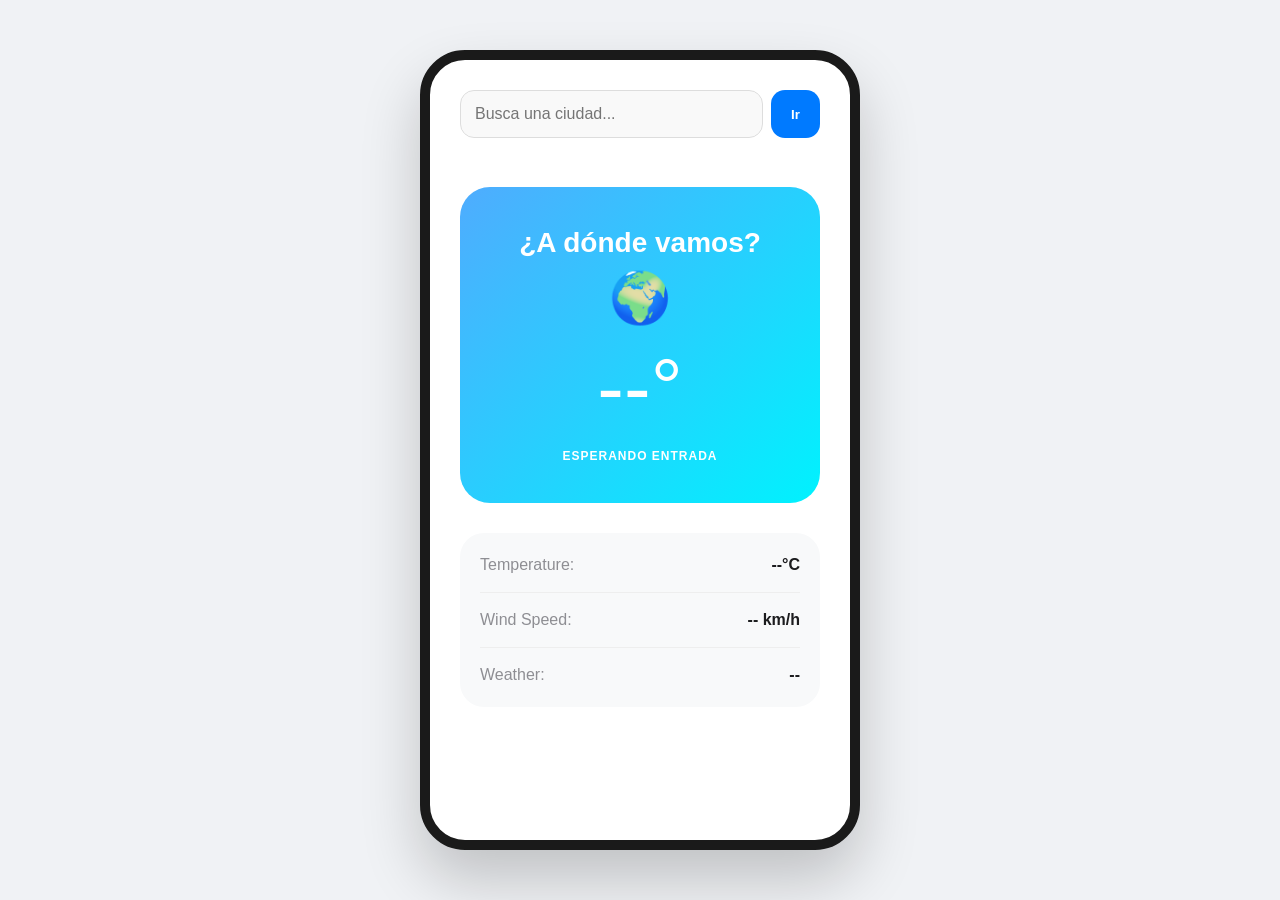
<file: src/Index.html>
<!DOCTYPE html>
<html lang="es">
<head>
    <meta charset="UTF-8">
    <meta name="viewport" content="width=device-width, initial-scale=1.0">
    <title>Weather App Pro</title>
    <link rel="stylesheet" href="style.css">
</head>
<body>
    <div class="iphone">
        <div class="search-area">
            <input type="text" id="cityInput" placeholder="Busca una ciudad..." autocomplete="off">
            <button id="getWeatherBtn">Ir</button>
        </div>

        <div id="loader"></div>

        <div class="weather-card">
            <div class="city-name" id="resCity">¿A dónde vamos?</div>
            <div id="resIcon" style="font-size: 50px; margin: 10px 0;">🌍</div>
            <div class="temp-val" id="resTemp">--°</div>
            <div id="resDesc" class="status-label">ESPERANDO ENTRADA</div>
        </div>

        <div class="details-list">
            <div class="row"><span class="label">Temperature:</span><span class="val" id="valT">--°C</span></div>
            <div class="row"><span class="label">Wind Speed:</span><span class="val" id="valW">-- km/h</span></div>
            <div class="row"><span class="label">Weather:</span><span class="val" id="valD">--</span></div>
        </div>
    </div>
    <script src="app.js"></script>
</body>
</html>
</file>
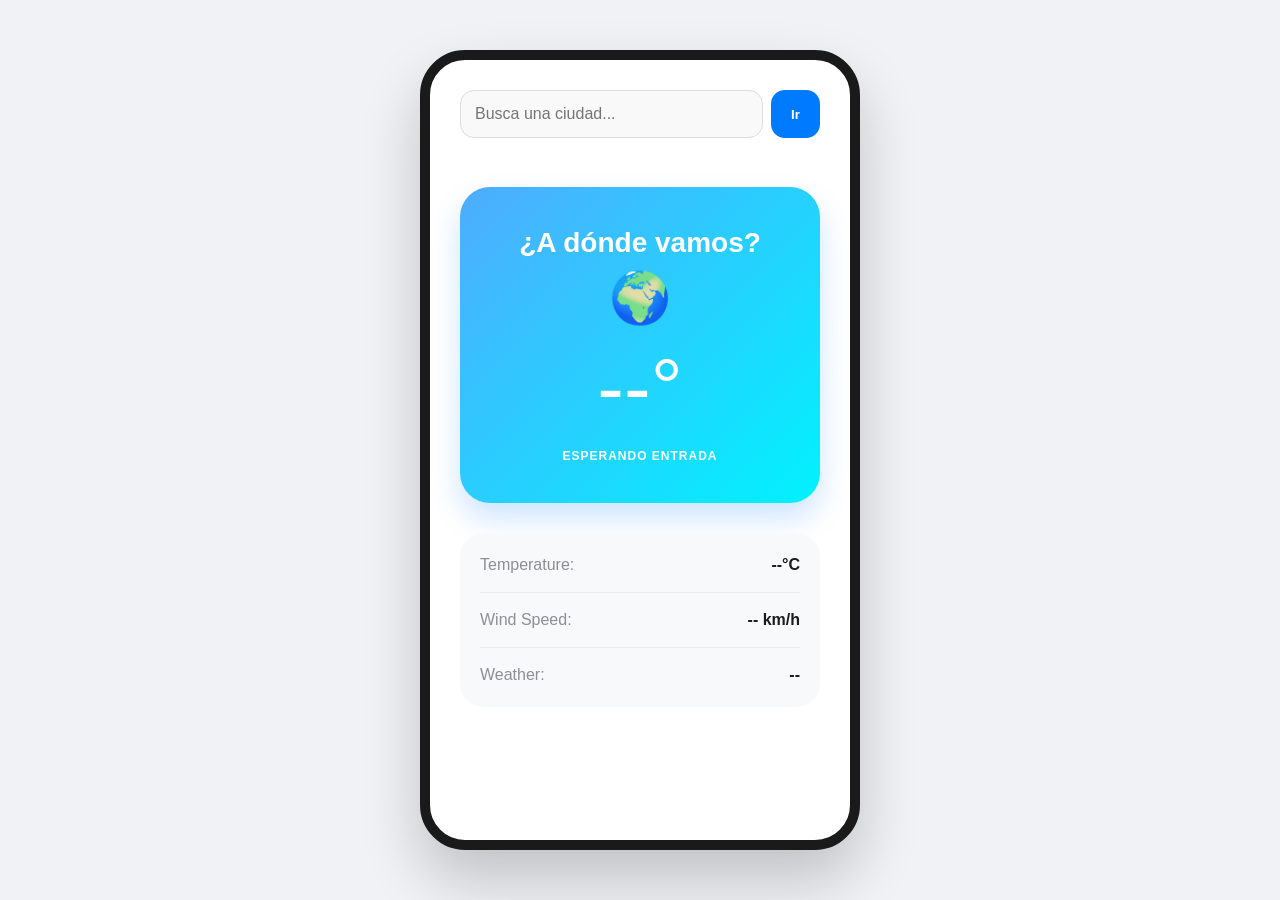
<file: version2 app/Index.html>
<!DOCTYPE html>
<html lang="es">
<head>
    <meta charset="UTF-8">
    <meta name="viewport" content="width=device-width, initial-scale=1.0">
    <title>Weather App - Final QA</title>
    <style>
        :root { --primary: #007aff; --card-bg: linear-gradient(135deg, #4facfe 0%, #00f2fe 100%); }
        body { background: #f0f2f5; display: flex; justify-content: center; align-items: center; min-height: 100vh; margin: 0; font-family: -apple-system, sans-serif; }
        
        .iphone { 
            width: 360px; height: 720px; background: #fff; border-radius: 45px; border: 10px solid #1a1a1a; 
            box-shadow: 0 30px 60px rgba(0,0,0,0.2); padding: 30px; display: flex; flex-direction: column; overflow: hidden;
        }

        .search-area { display: flex; gap: 8px; margin-bottom: 25px; }
        input { 
            flex: 1; padding: 14px; border-radius: 14px; border: 1px solid #ddd; 
            font-size: 16px; outline: none; background: #f9f9f9; transition: 0.3s;
        }
        input:focus { border-color: var(--primary); }
        
        button { 
            background: var(--primary); color: #fff; border: none; padding: 0 20px; 
            border-radius: 14px; cursor: pointer; font-weight: 600; 
        }

        .weather-card { 
            background: var(--card-bg); border-radius: 30px; padding: 40px 20px; 
            color: #fff; text-align: center; margin-bottom: 30px; box-shadow: 0 15px 30px rgba(0, 122, 255, 0.2);
        }
        .city-name { font-size: 28px; font-weight: 800; margin-bottom: 5px; }
        .temp-val { font-size: 80px; font-weight: 200; margin: 15px 0; }
        
        .details-list { background: #f8f9fa; border-radius: 24px; padding: 5px 20px; }
        .row { display: flex; justify-content: space-between; padding: 18px 0; border-bottom: 1px solid #eee; }
        .row:last-child { border-bottom: none; }
        .label { color: #8e8e93; font-weight: 500; }
        .val { color: #1c1c1e; font-weight: 700; }

        #loader { text-align: center; font-size: 12px; color: var(--primary); margin-bottom: 10px; height: 14px; }
    </style>
</head>
<body>

<div class="iphone">
    <div class="search-area">
        <input type="text" id="cityInput" placeholder="Busca una ciudad..." autocomplete="off">
        <button onclick="getWeather()">Ir</button>
    </div>

    <div id="loader"></div>

    <div class="weather-card">
        <div class="city-name" id="resCity">¿A dónde vamos?</div>
        <div id="resIcon" style="font-size: 50px; margin: 10px 0;">🌍</div>
        <div class="temp-val" id="resTemp">--°</div>
        <div id="resDesc" style="font-weight: 600; letter-spacing: 1px; font-size: 12px;">ESPERANDO ENTRADA</div>
    </div>

    <div class="details-list">
        <div class="row"><span class="label">Temperature:</span><span class="val" id="valT">--°C</span></div>
        <div class="row"><span class="label">Wind Speed:</span><span class="val" id="valW">-- km/h</span></div>
        <div class="row"><span class="label">Weather:</span><span class="val" id="valD">--</span></div>
    </div>
</div>

<script>
// Función principal asíncrona
async function getWeather() {
    const city = document.getElementById('cityInput').value;
    const loader = document.getElementById('loader');
    if (!city) return alert("Por favor, ingresa una ciudad.");

    loader.innerText = "Sincronizando datos...";

    try {
        // 1. Geocodificación
        const geoResponse = await fetch(`https://geocoding-api.open-meteo.com/v1/search?name=${city}&count=1&language=es`);
        const geoData = await geoResponse.json();

        if (!geoData.results) {
            loader.innerText = "";
            return alert("Ciudad no encontrada en el sistema.");
        }

        const { latitude, longitude, name } = geoData.results[0];

        // 2. Clima actual
        const weatherResponse = await fetch(`https://api.open-meteo.com/v1/forecast?latitude=${latitude}&longitude=${longitude}&current_weather=true&timezone=auto`);
        const weatherData = await weatherResponse.json();
        const { temperature, windspeed, weathercode } = weatherData.current_weather;

        // Mapeo de códigos WMO
        const weatherMap = {
            0: ["Despejado", "☀️"], 1: ["Mayormente Despejado", "🌤️"],
            2: ["Parcialmente Nublado", "⛅"], 3: ["Nublado", "☁️"],
            61: ["Lluvia Ligera", "🌧️"], 95: ["Tormenta", "⛈️"]
        };

        const [text, icon] = weatherMap[weathercode] || ["Nublado", "☁️"];

        // Actualización de UI con datos reales
        document.getElementById('resCity').innerText = name;
        document.getElementById('resTemp').innerText = `${Math.round(temperature)}°`;
        document.getElementById('resIcon').innerText = icon;
        document.getElementById('resDesc').innerText = text.toUpperCase();
        document.getElementById('valT').innerText = `${temperature}°C`;
        document.getElementById('valW').innerText = `${windspeed} km/h`;
        document.getElementById('valD').innerText = text;

    } catch (error) {
        alert("Error de conexión con el servidor.");
    } finally {
        loader.innerText = "";
    }
}

// FIX: Capturar tecla Enter para mejorar usabilidad
document.getElementById('cityInput').addEventListener('keypress', function (e) {
    if (e.key === 'Enter') {
        getWeather();
    }
});
</script>

</body>
</html>
</file>
<file: src/style.css>
:root { 
    --primary: #007aff; 
    --card-bg: linear-gradient(135deg, #4facfe 0%, #00f2fe 100%); 
}

body { 
    background: #f0f2f5; 
    display: flex; 
    justify-content: center; 
    align-items: center; 
    min-height: 100vh; 
    margin: 0; 
    font-family: -apple-system, sans-serif; 
}

.iphone { 
    width: 360px; height: 720px; background: #fff; border-radius: 45px; 
    border: 10px solid #1a1a1a; box-shadow: 0 30px 60px rgba(0,0,0,0.2); 
    padding: 30px; display: flex; flex-direction: column; overflow: hidden;
}

.search-area { display: flex; gap: 8px; margin-bottom: 25px; }

input { 
    flex: 1; padding: 14px; border-radius: 14px; border: 1px solid #ddd; 
    font-size: 16px; outline: none; background: #f9f9f9; 
}

button { 
    background: var(--primary); color: #fff; border: none; padding: 0 20px; 
    border-radius: 14px; cursor: pointer; font-weight: 600; 
}

.weather-card { 
    background: var(--card-bg); border-radius: 30px; padding: 40px 20px; 
    color: #fff; text-align: center; margin-bottom: 30px; 
}

.city-name { font-size: 28px; font-weight: 800; }
.temp-val { font-size: 80px; font-weight: 200; margin: 15px 0; }
.status-label { font-weight: 600; letter-spacing: 1px; font-size: 12px; }

.details-list { background: #f8f9fa; border-radius: 24px; padding: 5px 20px; }
.row { display: flex; justify-content: space-between; padding: 18px 0; border-bottom: 1px solid #eee; }
.row:last-child { border-bottom: none; }
.label { color: #8e8e93; font-weight: 500; }
.val { color: #1c1c1e; font-weight: 700; }

#loader { text-align: center; font-size: 12px; color: var(--primary); height: 14px; margin-bottom: 10px; }
</file>
